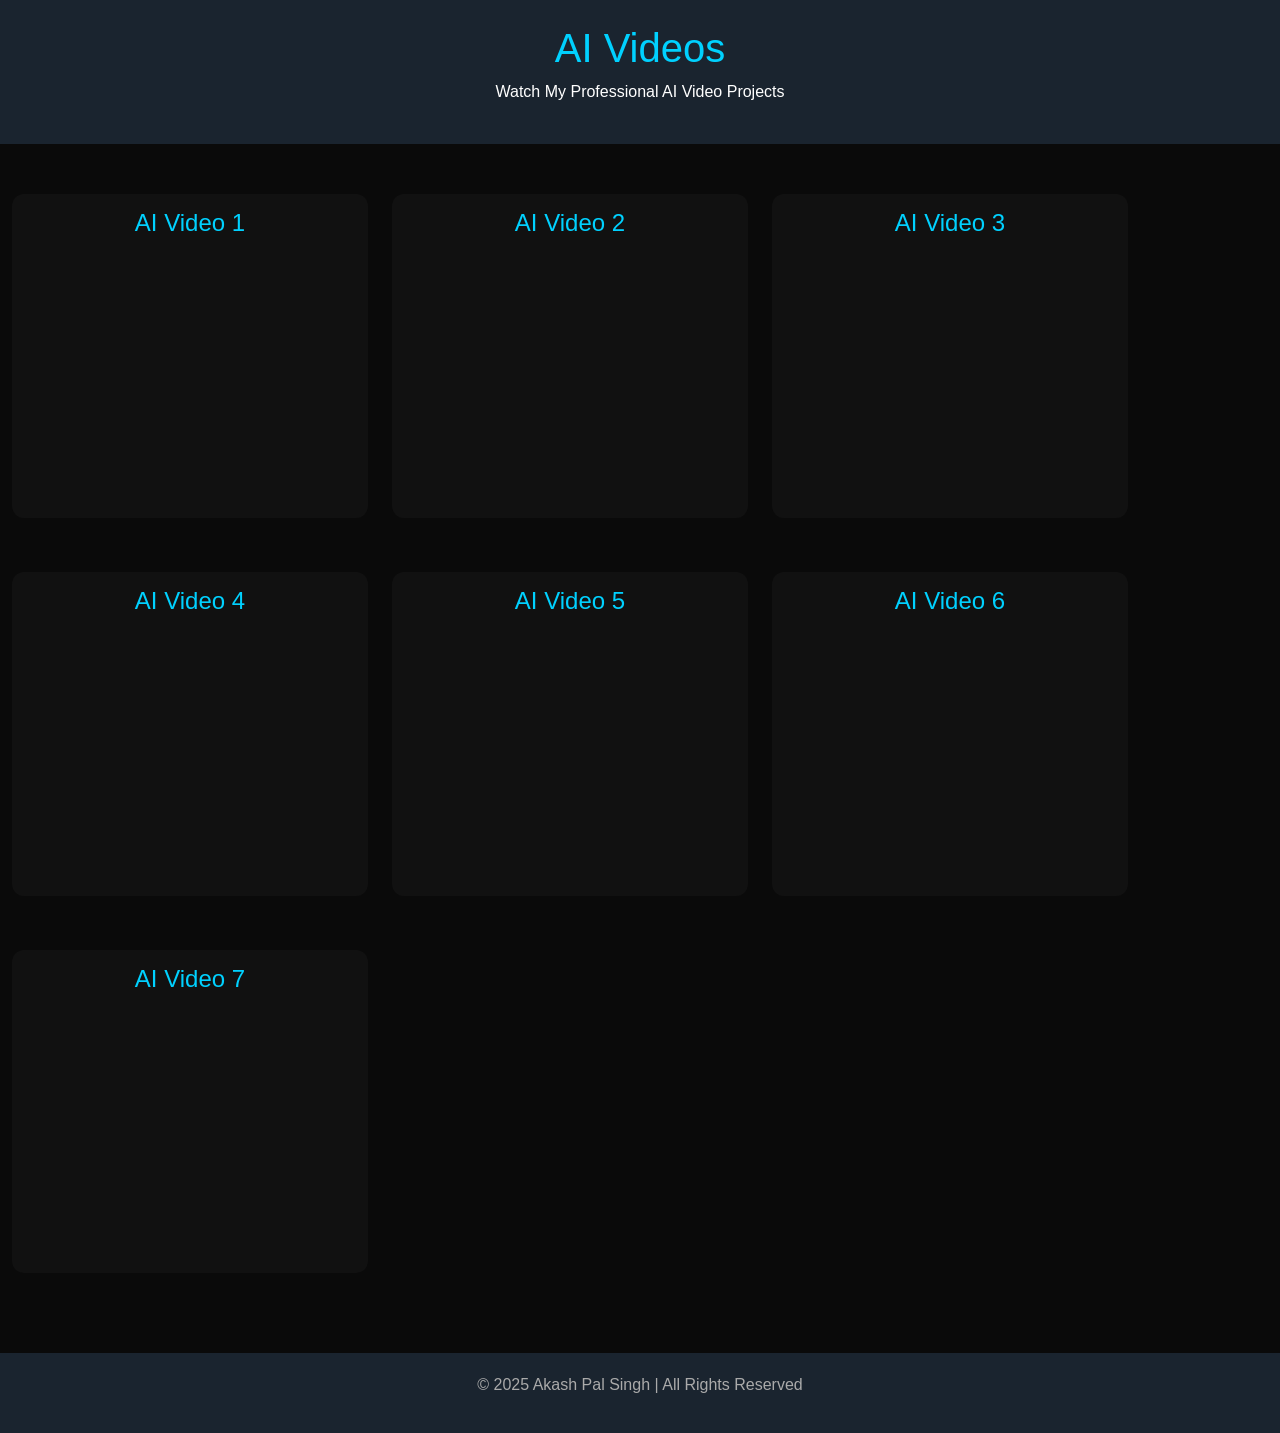
<file: ai-videos.html>
<!DOCTYPE html>
<html lang="en">
<head>
  <meta charset="UTF-8">
  <meta name="viewport" content="width=device-width, initial-scale=1.0">
  <title>AI Videos | Akash Pal Singh</title>
  <link rel="stylesheet" href="https://cdnjs.cloudflare.com/ajax/libs/font-awesome/6.6.0/css/all.min.css">
  <link href="https://cdn.jsdelivr.net/npm/bootstrap@5.3.0-alpha3/dist/css/bootstrap.min.css" rel="stylesheet">

  <style>
    body {
      background-color: #0a0a0a;
      color: #fff;
      font-family: 'Segoe UI', sans-serif;
    }
    header {
      background-color: #1A242F;
      color: #fff;
    }
    .video-section {
      margin: 50px 0;
    }
    .video-card {
      background: #111;
      border-radius: 12px;
      padding: 15px;
      text-align: center;
      margin-bottom: 30px;
      transition: transform 0.3s ease, box-shadow 0.3s ease;
    }
    .video-card:hover {
      transform: translateY(-5px);
      box-shadow: 0 0 15px #00d1ff33;
    }
    .video-card iframe {
      width: 100%;
      border-radius: 12px;
      border: none;
    }
    h1, h4 {
      color: #00D1FF;
    }
    footer {
      background: #1A242F;
      text-align: center;
      padding: 20px 0;
      color: #aaa;
      margin-top: 50px;
    }
  </style>
</head>

<body>

  <header class="py-4 text-center">
    <h1>AI Videos</h1>
    <p>Watch My Professional AI Video Projects</p>
  </header>

  <div class="container video-section">
    <div class="row g-4" id="videoContainer"></div>
  </div>

  <footer>
    <p>&copy; 2025 Akash Pal Singh | All Rights Reserved</p>
  </footer>

  <script src="https://cdn.jsdelivr.net/npm/bootstrap@5.3.0-alpha3/dist/js/bootstrap.bundle.min.js"></script>

  <script>
    const container = document.getElementById('videoContainer');

    const videos = [
      "1FZ9kFO5nA042ZfpBY3QLVEeqSfOmxrVt",
      "1BVTKQtdeyvCs41MktjCAHOxlMH9kqcwr",
      "1GzXaXdUz5oTh1N-U5Mwfwg-qR3F5gKTV",
      "1DKplXwrjl2COqPTwnIavZl_On8CM2vn7",
      "1u0BfgsdMiIWovF74JKjYJFzs5OoMZU6V",
      "1c7mxF5B2NKmgjD-TOzuBpqwypu9bFny7",
      "1ocqxIEQQ-xds4NrMMAeyTeYyejAV5BxH"
    ];

    videos.forEach((id, index) => {
      container.innerHTML += `
        <div class="col-md-6 col-lg-4">
          <div class="video-card">
            <h4>AI Video ${index + 1}</h4>
            <iframe 
              src="https://drive.google.com/file/d/${id}/preview"
              height="250"
              allow="autoplay">
            </iframe>
          </div>
        </div>
      `;
    });
  </script>

</body>
</html>
</file>
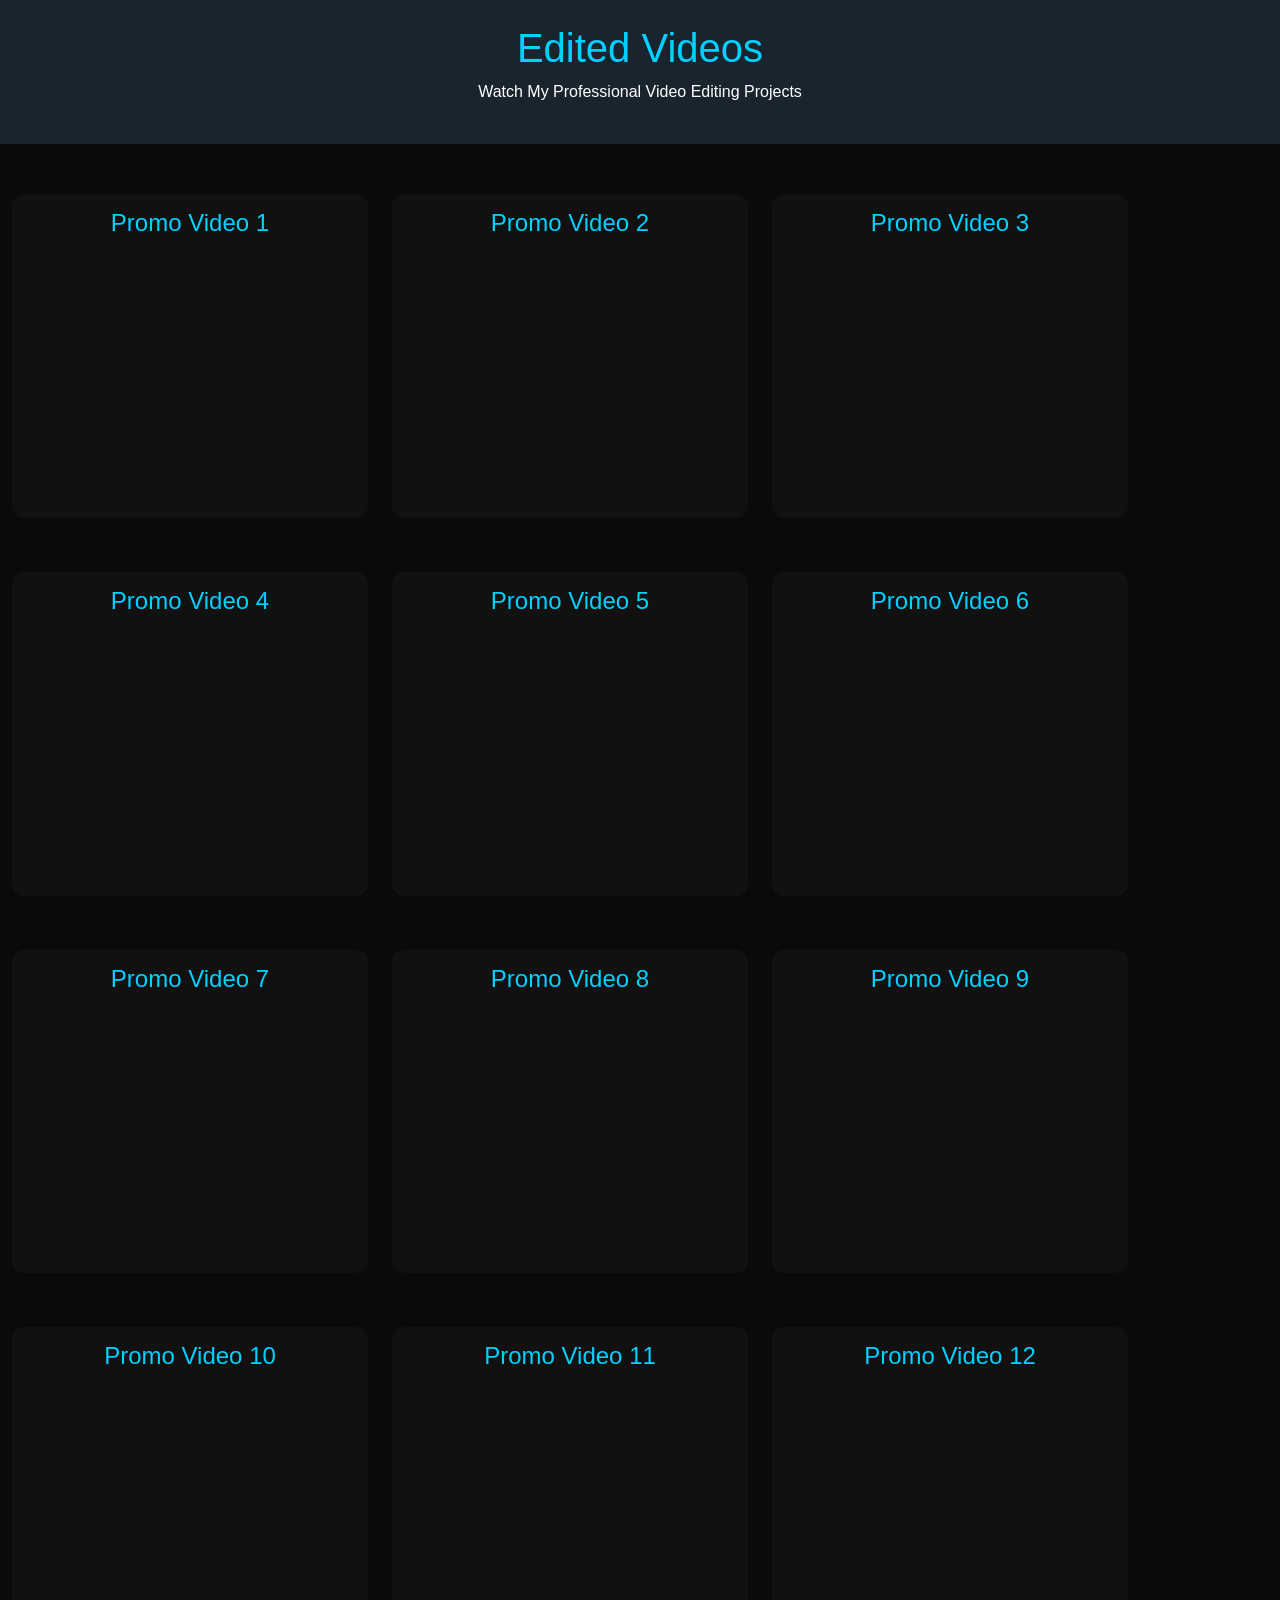
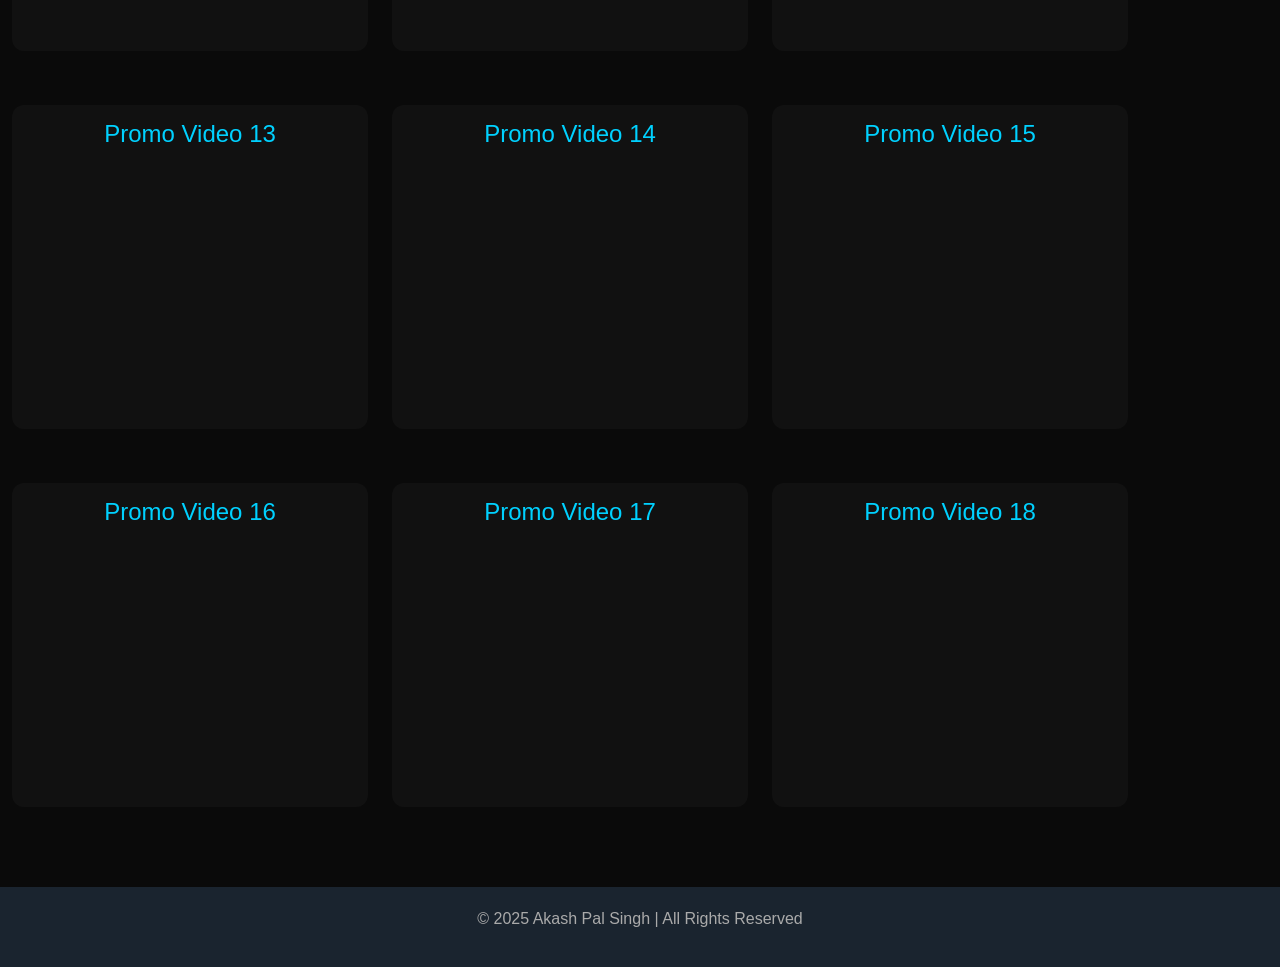
<file: edited-videos.html>
<!DOCTYPE html>
<html lang="en">
<head>
  <meta charset="UTF-8">
  <meta name="viewport" content="width=device-width, initial-scale=1.0">
  <title>Edited Videos | Akash Pal Singh</title>
  <link rel="stylesheet" href="https://cdnjs.cloudflare.com/ajax/libs/font-awesome/6.6.0/css/all.min.css">
  <link href="https://cdn.jsdelivr.net/npm/bootstrap@5.3.0-alpha3/dist/css/bootstrap.min.css" rel="stylesheet">

  <style>
    body {
      background-color: #0a0a0a;
      color: #fff;
      font-family: 'Segoe UI', sans-serif;
    }
    header {
      background-color: #1A242F;
      color: #fff;
    }
    .video-section {
      margin: 50px 0;
    }
    .video-card {
      background: #111;
      border-radius: 12px;
      padding: 15px;
      text-align: center;
      margin-bottom: 30px;
      transition: transform 0.3s ease, box-shadow 0.3s ease;
    }
    .video-card:hover {
      transform: translateY(-5px);
      box-shadow: 0 0 15px #00d1ff33;
    }
    .video-card iframe {
      width: 100%;
      border-radius: 12px;
      border: none;
    }
    h1, h4 {
      color: #00D1FF;
    }
    footer {
      background: #1A242F;
      text-align: center;
      padding: 20px 0;
      color: #aaa;
      margin-top: 50px;
    }
  </style>
</head>

<body>

  <header class="py-4 text-center">
    <h1>Edited Videos</h1>
    <p>Watch My Professional Video Editing Projects</p>
  </header>

  <div class="container video-section">
    <div class="row g-4" id="videoContainer"></div>
  </div>

  <footer>
    <p>&copy; 2025 Akash Pal Singh | All Rights Reserved</p>
  </footer>

  <script src="https://cdn.jsdelivr.net/npm/bootstrap@5.3.0-alpha3/dist/js/bootstrap.bundle.min.js"></script>

  <script>
    const container = document.getElementById('videoContainer');

    const videos = [
      "1TL5IC8ocb4O4N_utrkUTX9bUFqyDjZdx",
      "1WV5Lc_5XsWC1KvrLISoUM3t8w80XlaHI",
      "1ipcC8O11lp0A36Oix0VyV9iFYuOQUnCP",
      "1YUvwsId3hkMS9x1E0E1UdA_tJ997vbxH",
      "1iS9dq1iaZbLlHeKP1_uAm0Wbt1E2kxjT",
      "1dh7VlAJyBeTvJeKKpl8DHugQpOmwZdEB",
      "1ThrF8WxtAJ6ZrnsAbYWaP54MYV6Jn1Bj",
      "1zKjaWpEvaR2FpVeKx4b_TiLc9RLFhLMF",
      "11PoJs5n55NJTUAgQh3vLIbpCOyZ2lpQV",
      "1oH7OB2DsXyBHWfoCIQ0EUEJGlKXKGvSm",
      "1iWBuzCo7y0VRCwYEoxSCxzDHIyiaEtSh",
      "1vUj0rht4Sm2PlWo0WkepyZoAmtwAowUv",
      "1_XwshJUGk05I4K6Epohjm3RWFXaSh8uy",
      "1CRxcbU3C0KwxfyE8zW7676nt-r9t8wuR",
      "1CalBgKXpvj8Sz0oa9R2NMapIywKOLYYD",
      "1szlZXtlr7N6Bbuvwlb1YfAaaQtP4nuUE",
      "15vBEyIpNj3gBgNGqcD0BTugJrKrBj_lv",
      "1ytb2eZkZ-AIbadvXgqwVPn_eABmvFsRt"
    ];

    videos.forEach((id, index) => {
      container.innerHTML += `
        <div class="col-md-6 col-lg-4">
          <div class="video-card">
            <h4>Promo Video ${index + 1}</h4>
            <iframe 
              src="https://drive.google.com/file/d/${id}/preview"
              height="250"
              allow="autoplay">
            </iframe>
          </div>
        </div>
      `;
    });
  </script>

</body>
</html>
</file>
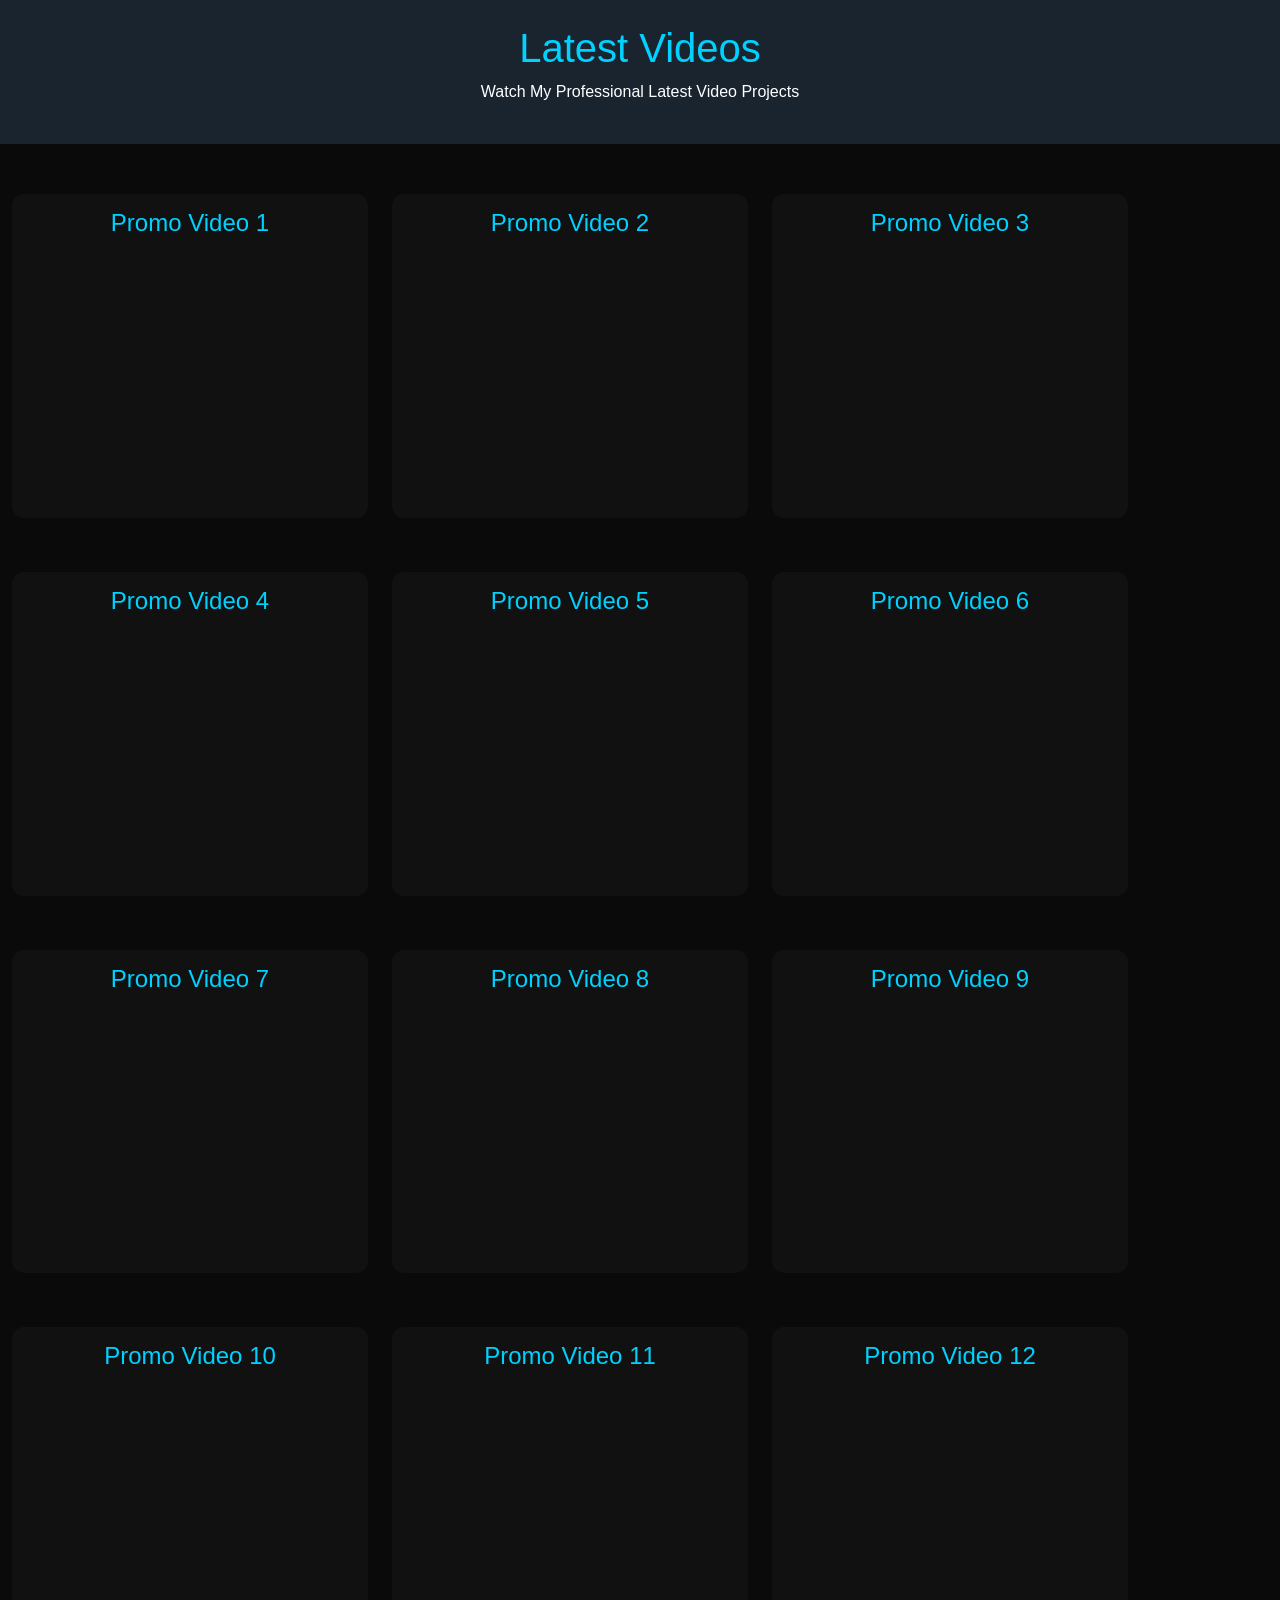
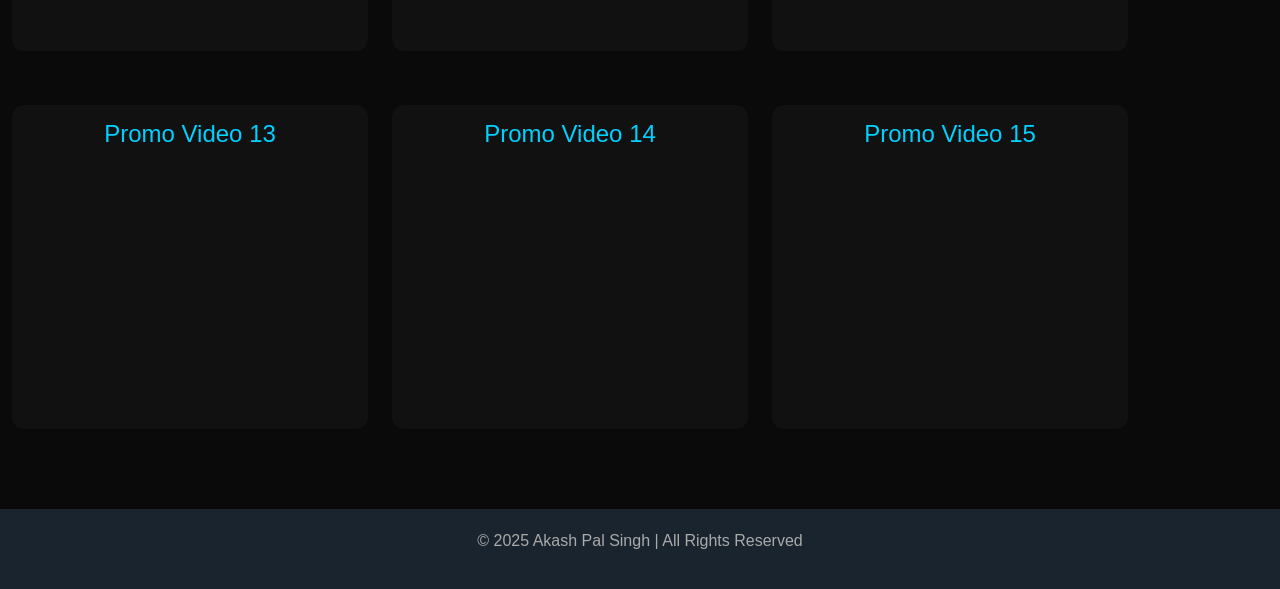
<file: latest-video.html>
<!DOCTYPE html>
<html lang="en">
<head>
  <meta charset="UTF-8">
  <meta name="viewport" content="width=device-width, initial-scale=1.0">
  <title>Latest Videos | Akash Pal Singh</title>
  <link rel="stylesheet" href="https://cdnjs.cloudflare.com/ajax/libs/font-awesome/6.6.0/css/all.min.css">
  <link href="https://cdn.jsdelivr.net/npm/bootstrap@5.3.0-alpha3/dist/css/bootstrap.min.css" rel="stylesheet">

  <style>
    body {
      background-color: #0a0a0a;
      color: #fff;
      font-family: 'Segoe UI', sans-serif;
    }
    header {
      background-color: #1A242F;
      color: #fff;
    }
    .video-section {
      margin: 50px 0;
    }
    .video-card {
      background: #111;
      border-radius: 12px;
      padding: 15px;
      text-align: center;
      margin-bottom: 30px;
      transition: transform 0.3s ease, box-shadow 0.3s ease;
    }
    .video-card:hover {
      transform: translateY(-5px);
      box-shadow: 0 0 15px #00d1ff33;
    }
    .video-card iframe {
      width: 100%;
      border-radius: 12px;
      border: none;
    }
    h1, h4 {
      color: #00D1FF;
    }
    footer {
      background: #1A242F;
      text-align: center;
      padding: 20px 0;
      color: #aaa;
      margin-top: 50px;
    }
  </style>
</head>

<body>

  <header class="py-4 text-center">
    <h1>Latest Videos</h1>
    <p>Watch My Professional Latest Video Projects</p>
  </header>

  <div class="container video-section">
    <div class="row g-4" id="videoContainer"></div>
  </div>

  <footer>
    <p>&copy; 2025 Akash Pal Singh | All Rights Reserved</p>
  </footer>

  <script src="https://cdn.jsdelivr.net/npm/bootstrap@5.3.0-alpha3/dist/js/bootstrap.bundle.min.js"></script>

  <script>
    const container = document.getElementById('videoContainer');

    const videos = [
      "1UfeZbfFxhirRKjU2TiuDcnCzpcoFRCN2",
      "1zOwv2OFs0ciWXk4Pv730gKbMPc2gqOqP",
      "1YUO5nVBcfX2RdN7LyFcslWHvX-MV8HCU",
      "14lS58UjPa4qRkb6ahKgHhfPS_hG0wXS-",
      "1fRVOa2UzCo1q8Cu_1bl8M9UZJC4Rkp-Z",
      "1WRsC2PMvPK4m-bCbhgvEG4sPAOsJf5GM",
      "1KDTFHK9RwVRYOpEABbaCqh4-1EmSD9Jk",
      "13PK_FEoXJwmm07F4TKaY1i81FNMt4A29",
      "13t2AdS2xffeRCLGz8quraejTZm1u8I4s",
      "1OEkfotzGvE5DAy-BH546o2TpPkcetV1M",
      "1KNgVfvvQbg2xsJpvWSDA0Dw16lqzYlNt",
      "1EMk4KNrViyZFKsMJLQy5QsNQtCkHColB",
      "1o9FO9MGMlPc2WX0JJBxm1ayVdjYSHtQx",
      "1NhWxGAj5nZHipHOsVhtEhoNh7I2BGdQ-",
      "1W4fHG_VbNw-PJaHP-0UGGvCEUquDIhaP"
    ];

    videos.forEach((id, index) => {
      container.innerHTML += `
        <div class="col-md-6 col-lg-4">
          <div class="video-card">
            <h4>Promo Video ${index + 1}</h4>
            <iframe 
              src="https://drive.google.com/file/d/${id}/preview"
              height="250"
              allow="autoplay">
            </iframe>
          </div>
        </div>
      `;
    });
  </script>

</body>
</html>
</file>
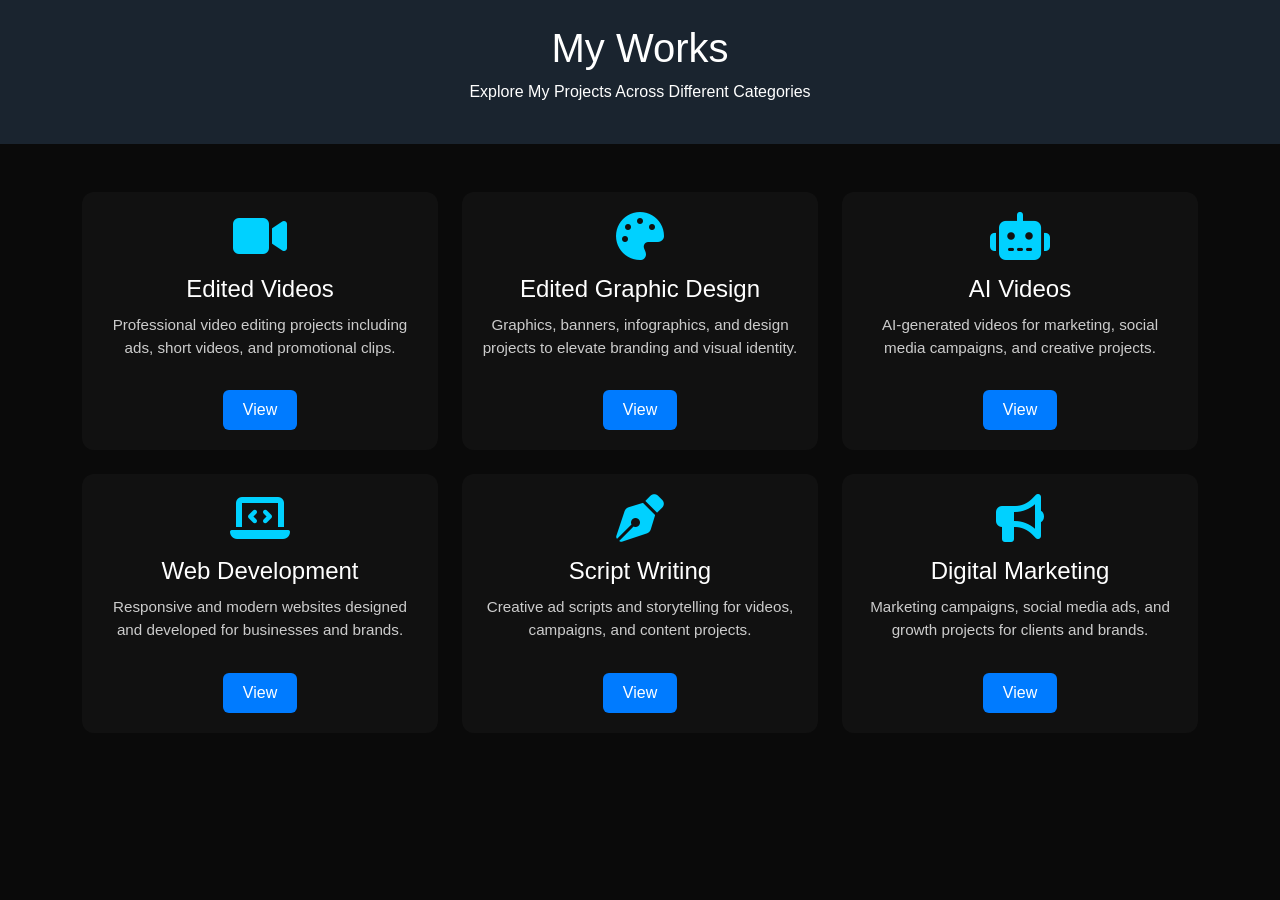
<file: myworks.html>
<!DOCTYPE html>
<html lang="en">
<head>
    <meta charset="UTF-8">
    <meta name="viewport" content="width=device-width, initial-scale=1.0">
    <title>My Works | Akash Pal Singh</title>
    <link rel="stylesheet" href="https://cdnjs.cloudflare.com/ajax/libs/font-awesome/6.6.0/css/all.min.css">
    <link href="https://cdn.jsdelivr.net/npm/bootstrap@5.3.0-alpha3/dist/css/bootstrap.min.css" rel="stylesheet">
    <style>
        body {
            background-color: #0a0a0a;
            color: #fff;
            font-family: 'Segoe UI', sans-serif;
        }
        header {
            background-color: #1A242F; /* Dark blue-gray */
            color: #fff;
        }
        .section-header {
            text-align: center;
            margin-bottom: 40px;
        }
        .work-section {
            margin-bottom: 60px;
        }
        .work-card {
            background: #111;
            border-radius: 12px;
            padding: 20px;
            text-align: center;
            transition: transform 0.3s;
        }
        .work-card:hover {
            transform: translateY(-10px);
        }
        .work-card i {
            font-size: 3rem;
            margin-bottom: 15px;
            color: #00D1FF;
        }
        .work-card h4 {
            margin-bottom: 10px;
        }
        .work-card p {
            font-size: 0.95rem;
            color: #ccc;
        }
        .view-btn {
            margin-top: 15px;
            background-color: #007bff;
            color: #fff;
            border: none;
            padding: 8px 20px;
            border-radius: 6px;
            transition: background 0.3s;
            text-decoration: none;
            display: inline-block;
        }
        .view-btn:hover {
            background-color: #0056b3;
            color: #fff;
        }
    </style>
</head>
<body>

    <header class="py-4 text-center">
        <h1>My Works</h1>
        <p>Explore My Projects Across Different Categories</p>
    </header>

    <div class="container py-5">

        <div class="row g-4 work-section">
            <!-- Edited Videos card -->
<div class="col-md-4">
    <div class="work-card">
        <i class="fa-solid fa-video"></i>
        <h4>Edited Videos</h4>
        <p>Professional video editing projects including ads, short videos, and promotional clips.</p>
        <a href="edited-videos.html" class="view-btn">View</a>  <!-- Link updated -->
    </div>
</div>

            <!-- Edited Graphic Design -->
            <div class="col-md-4">
                <div class="work-card">
                    <i class="fa-solid fa-palette"></i>
                    <h4>Edited Graphic Design</h4>
                    <p>Graphics, banners, infographics, and design projects to elevate branding and visual identity.</p>
                    <a href="graphic-design.html" class="view-btn">View</a>
                </div>
            </div>

            <!-- AI Videos -->
            <div class="col-md-4">
                <div class="work-card">
                    <i class="fa-solid fa-robot"></i>
                    <h4>AI Videos</h4>
                    <p>AI-generated videos for marketing, social media campaigns, and creative projects.</p>
                    <a href="ai-videos.html" class="view-btn">View</a>
                </div>
            </div>

            <!-- Web Projects -->
            <div class="col-md-4">
                <div class="work-card">
                    <i class="fa-solid fa-laptop-code"></i>
                    <h4>Web Development</h4>
                    <p>Responsive and modern websites designed and developed for businesses and brands.</p>
                    <a href="web-development.html" class="view-btn">View</a>
                </div>
            </div>

            <!-- Script Writing -->
            <div class="col-md-4">
                <div class="work-card">
                    <i class="fa-solid fa-pen-nib"></i>
                    <h4>Script Writing</h4>
                    <p>Creative ad scripts and storytelling for videos, campaigns, and content projects.</p>
                    <a href="script-writing.html" class="view-btn">View</a>
                </div>
            </div>

            <!-- Digital Marketing -->
            <div class="col-md-4">
                <div class="work-card">
                    <i class="fa-solid fa-bullhorn"></i>
                    <h4>Digital Marketing</h4>
                    <p>Marketing campaigns, social media ads, and growth projects for clients and brands.</p>
                    <a href="digital-marketing.html" class="view-btn">View</a>
                </div>
            </div>
        </div>

    </div>

    <script src="https://cdn.jsdelivr.net/npm/bootstrap@5.3.0-alpha3/dist/js/bootstrap.bundle.min.js"></script>
</body>
</html>
</file>
